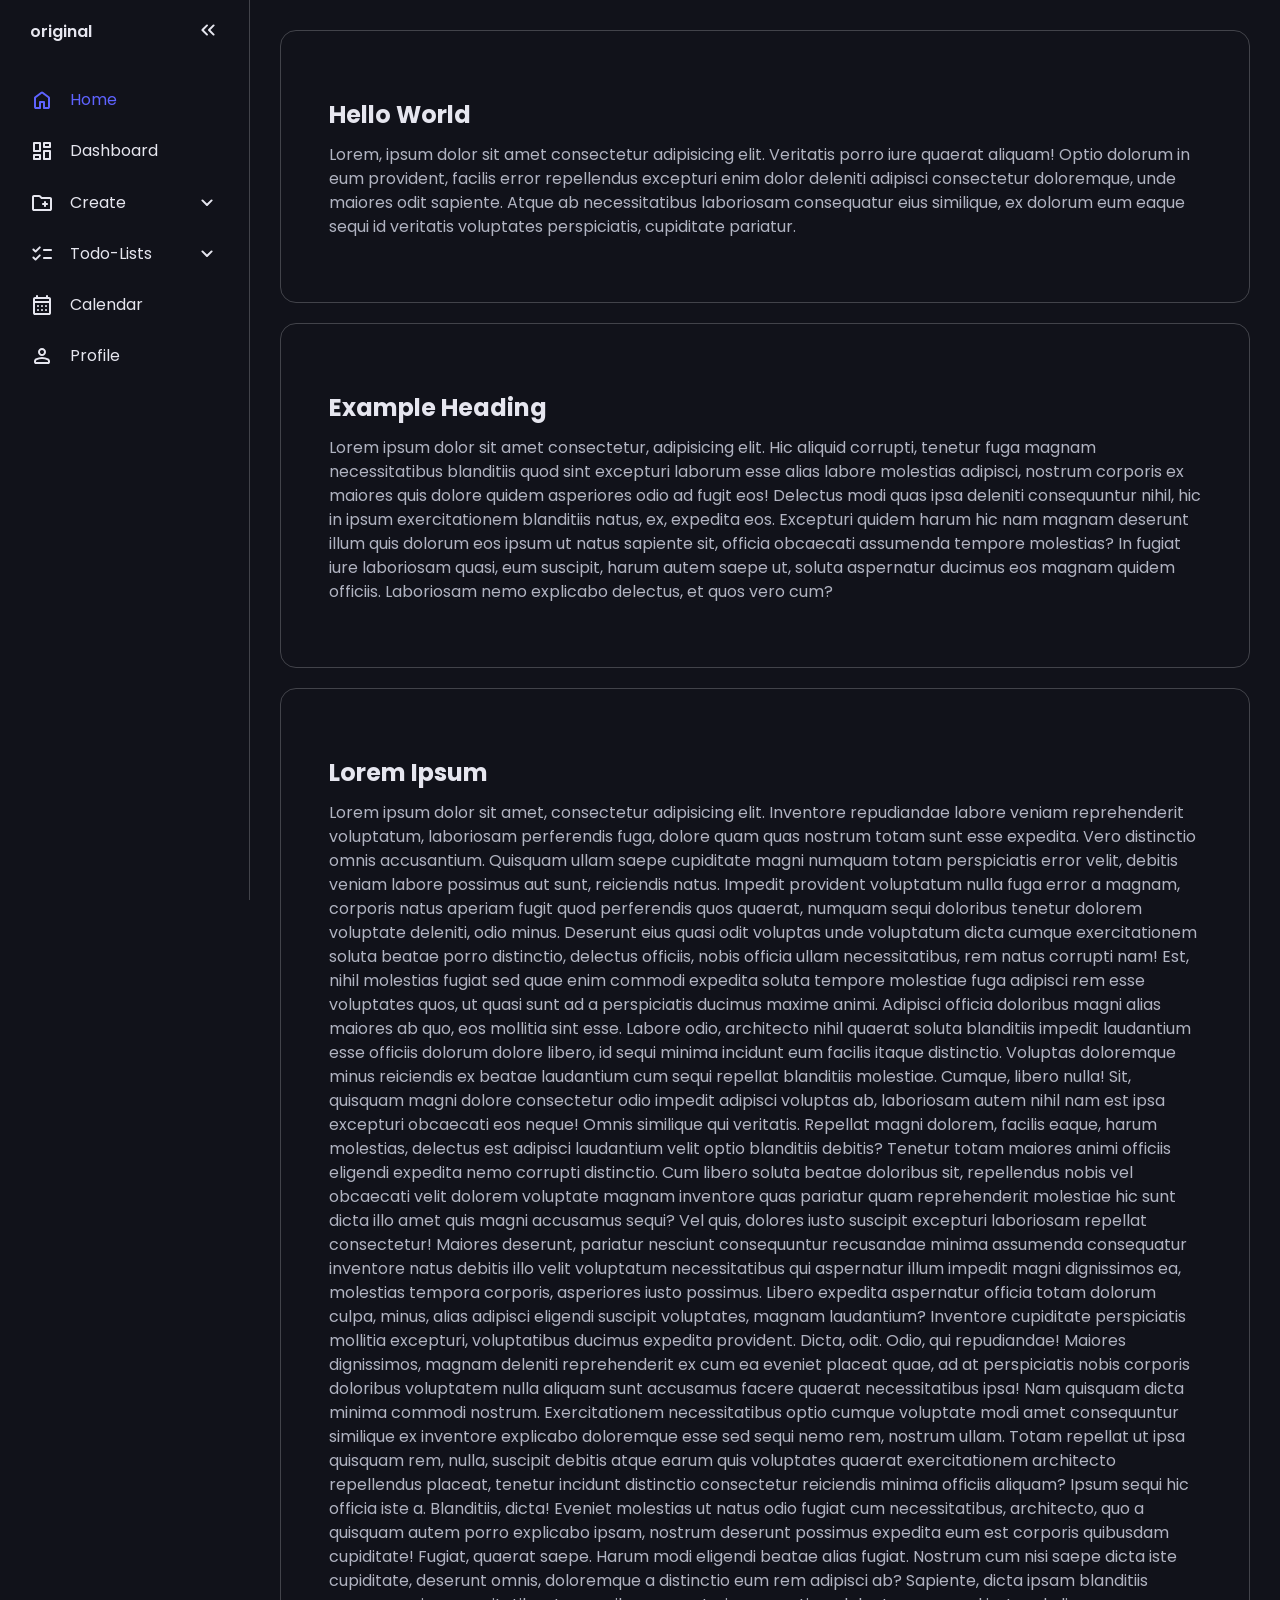
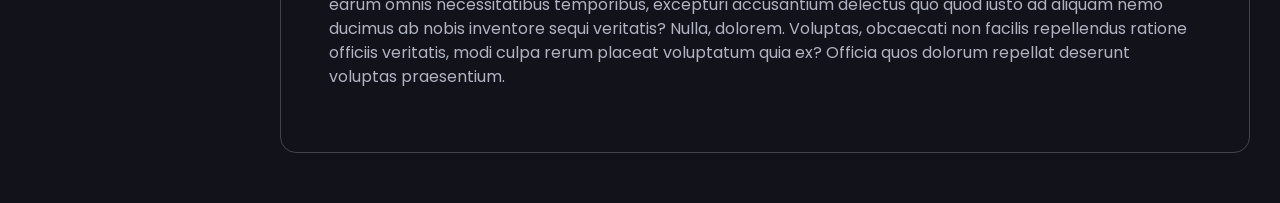
<file: Nav_Bar/sidebar-menu/index.html>
<!DOCTYPE html>
<html lang="en">
<head>
  <meta charset="UTF-8">
  <meta name="viewport" content="width=device-width, initial-scale=1.0">
  <title>Home</title>
  <link rel="stylesheet" href="style.css">
  <script type="text/javascript" src="app.js" defer></script>
</head>
<body>
  <nav id="sidebar">
    <ul>
      <li>
        <span class="logo">original</span>
        <button onclick=toggleSidebar() id="toggle-btn">
          <svg xmlns="http://www.w3.org/2000/svg" height="24px" viewBox="0 -960 960 960" width="24px" fill="#e8eaed"><path d="m313-480 155 156q11 11 11.5 27.5T468-268q-11 11-28 11t-28-11L228-452q-6-6-8.5-13t-2.5-15q0-8 2.5-15t8.5-13l184-184q11-11 27.5-11.5T468-692q11 11 11 28t-11 28L313-480Zm264 0 155 156q11 11 11.5 27.5T732-268q-11 11-28 11t-28-11L492-452q-6-6-8.5-13t-2.5-15q0-8 2.5-15t8.5-13l184-184q11-11 27.5-11.5T732-692q11 11 11 28t-11 28L577-480Z"/></svg>
        </button>
      </li>
      <li class="active">
        <a href="index.html">
          <svg xmlns="http://www.w3.org/2000/svg" height="24px" viewBox="0 -960 960 960" width="24px" fill="#e8eaed"><path d="M240-200h120v-200q0-17 11.5-28.5T400-440h160q17 0 28.5 11.5T600-400v200h120v-360L480-740 240-560v360Zm-80 0v-360q0-19 8.5-36t23.5-28l240-180q21-16 48-16t48 16l240 180q15 11 23.5 28t8.5 36v360q0 33-23.5 56.5T720-120H560q-17 0-28.5-11.5T520-160v-200h-80v200q0 17-11.5 28.5T400-120H240q-33 0-56.5-23.5T160-200Zm320-270Z"/></svg>
          <span>Home</span>
        </a>
      </li>
      <li>
        <a href="dashboard.html">
          <svg xmlns="http://www.w3.org/2000/svg" height="24px" viewBox="0 -960 960 960" width="24px" fill="#e8eaed"><path d="M520-640v-160q0-17 11.5-28.5T560-840h240q17 0 28.5 11.5T840-800v160q0 17-11.5 28.5T800-600H560q-17 0-28.5-11.5T520-640ZM120-480v-320q0-17 11.5-28.5T160-840h240q17 0 28.5 11.5T440-800v320q0 17-11.5 28.5T400-440H160q-17 0-28.5-11.5T120-480Zm400 320v-320q0-17 11.5-28.5T560-520h240q17 0 28.5 11.5T840-480v320q0 17-11.5 28.5T800-120H560q-17 0-28.5-11.5T520-160Zm-400 0v-160q0-17 11.5-28.5T160-360h240q17 0 28.5 11.5T440-320v160q0 17-11.5 28.5T400-120H160q-17 0-28.5-11.5T120-160Zm80-360h160v-240H200v240Zm400 320h160v-240H600v240Zm0-480h160v-80H600v80ZM200-200h160v-80H200v80Zm160-320Zm240-160Zm0 240ZM360-280Z"/></svg>
          <span>Dashboard</span>
        </a>
      </li>
      <li>
        <button onclick=toggleSubMenu(this) class="dropdown-btn">
          <svg xmlns="http://www.w3.org/2000/svg" height="24px" viewBox="0 -960 960 960" width="24px" fill="#e8eaed"><path d="M160-160q-33 0-56.5-23.5T80-240v-480q0-33 23.5-56.5T160-800h207q16 0 30.5 6t25.5 17l57 57h320q33 0 56.5 23.5T880-640v400q0 33-23.5 56.5T800-160H160Zm0-80h640v-400H447l-80-80H160v480Zm0 0v-480 480Zm400-160v40q0 17 11.5 28.5T600-320q17 0 28.5-11.5T640-360v-40h40q17 0 28.5-11.5T720-440q0-17-11.5-28.5T680-480h-40v-40q0-17-11.5-28.5T600-560q-17 0-28.5 11.5T560-520v40h-40q-17 0-28.5 11.5T480-440q0 17 11.5 28.5T520-400h40Z"/></svg>
          <span>Create</span>
          <svg xmlns="http://www.w3.org/2000/svg" height="24px" viewBox="0 -960 960 960" width="24px" fill="#e8eaed"><path d="M480-361q-8 0-15-2.5t-13-8.5L268-556q-11-11-11-28t11-28q11-11 28-11t28 11l156 156 156-156q11-11 28-11t28 11q11 11 11 28t-11 28L508-372q-6 6-13 8.5t-15 2.5Z"/></svg>
        </button>
        <ul class="sub-menu">
          <div>
            <li><a href="#">Folder</a></li>
            <li><a href="#">Document</a></li>
            <li><a href="#">Project</a></li>
          </div>
        </ul>
      </li>
      <li>
        <button onclick=toggleSubMenu(this) class="dropdown-btn">
          <svg xmlns="http://www.w3.org/2000/svg" height="24px" viewBox="0 -960 960 960" width="24px" fill="#e8eaed"><path d="m221-313 142-142q12-12 28-11.5t28 12.5q11 12 11 28t-11 28L250-228q-12 12-28 12t-28-12l-86-86q-11-11-11-28t11-28q11-11 28-11t28 11l57 57Zm0-320 142-142q12-12 28-11.5t28 12.5q11 12 11 28t-11 28L250-548q-12 12-28 12t-28-12l-86-86q-11-11-11-28t11-28q11-11 28-11t28 11l57 57Zm339 353q-17 0-28.5-11.5T520-320q0-17 11.5-28.5T560-360h280q17 0 28.5 11.5T880-320q0 17-11.5 28.5T840-280H560Zm0-320q-17 0-28.5-11.5T520-640q0-17 11.5-28.5T560-680h280q17 0 28.5 11.5T880-640q0 17-11.5 28.5T840-600H560Z"/></svg>
          <span>Todo-Lists</span>
          <svg xmlns="http://www.w3.org/2000/svg" height="24px" viewBox="0 -960 960 960" width="24px" fill="#e8eaed"><path d="M480-361q-8 0-15-2.5t-13-8.5L268-556q-11-11-11-28t11-28q11-11 28-11t28 11l156 156 156-156q11-11 28-11t28 11q11 11 11 28t-11 28L508-372q-6 6-13 8.5t-15 2.5Z"/></svg>
        </button>
        <ul class="sub-menu">
          <div>
            <li><a href="#">Work</a></li>
            <li><a href="#">Private</a></li>
            <li><a href="#">Coding</a></li>
            <li><a href="#">Gardening</a></li>
            <li><a href="#">School</a></li>
          </div>
        </ul>
      </li>
      <li>
        <a href="calendar.html">
          <svg xmlns="http://www.w3.org/2000/svg" height="24px" viewBox="0 -960 960 960" width="24px" fill="#e8eaed"><path d="M200-80q-33 0-56.5-23.5T120-160v-560q0-33 23.5-56.5T200-800h40v-40q0-17 11.5-28.5T280-880q17 0 28.5 11.5T320-840v40h320v-40q0-17 11.5-28.5T680-880q17 0 28.5 11.5T720-840v40h40q33 0 56.5 23.5T840-720v560q0 33-23.5 56.5T760-80H200Zm0-80h560v-400H200v400Zm0-480h560v-80H200v80Zm0 0v-80 80Zm280 240q-17 0-28.5-11.5T440-440q0-17 11.5-28.5T480-480q17 0 28.5 11.5T520-440q0 17-11.5 28.5T480-400Zm-160 0q-17 0-28.5-11.5T280-440q0-17 11.5-28.5T320-480q17 0 28.5 11.5T360-440q0 17-11.5 28.5T320-400Zm320 0q-17 0-28.5-11.5T600-440q0-17 11.5-28.5T640-480q17 0 28.5 11.5T680-440q0 17-11.5 28.5T640-400ZM480-240q-17 0-28.5-11.5T440-280q0-17 11.5-28.5T480-320q17 0 28.5 11.5T520-280q0 17-11.5 28.5T480-240Zm-160 0q-17 0-28.5-11.5T280-280q0-17 11.5-28.5T320-320q17 0 28.5 11.5T360-280q0 17-11.5 28.5T320-240Zm320 0q-17 0-28.5-11.5T600-280q0-17 11.5-28.5T640-320q17 0 28.5 11.5T680-280q0 17-11.5 28.5T640-240Z"/></svg>
          <span>Calendar</span>
        </a>
      </li>
      <li>
        <a href="profile.html">
          <svg xmlns="http://www.w3.org/2000/svg" height="24px" viewBox="0 -960 960 960" width="24px" fill="#e8eaed"><path d="M480-480q-66 0-113-47t-47-113q0-66 47-113t113-47q66 0 113 47t47 113q0 66-47 113t-113 47ZM160-240v-32q0-34 17.5-62.5T224-378q62-31 126-46.5T480-440q66 0 130 15.5T736-378q29 15 46.5 43.5T800-272v32q0 33-23.5 56.5T720-160H240q-33 0-56.5-23.5T160-240Zm80 0h480v-32q0-11-5.5-20T700-306q-54-27-109-40.5T480-360q-56 0-111 13.5T260-306q-9 5-14.5 14t-5.5 20v32Zm240-320q33 0 56.5-23.5T560-640q0-33-23.5-56.5T480-720q-33 0-56.5 23.5T400-640q0 33 23.5 56.5T480-560Zm0-80Zm0 400Z"/></svg>
          <span>Profile</span>
        </a>
      </li>
    </ul>
  </nav>
  <main>
    <div class="container">
      <h2>Hello World</h2>
      <p>Lorem, ipsum dolor sit amet consectetur adipisicing elit. Veritatis porro iure quaerat aliquam! Optio dolorum in eum provident, facilis error repellendus excepturi enim dolor deleniti adipisci consectetur doloremque, unde maiores odit sapiente. Atque ab necessitatibus laboriosam consequatur eius similique, ex dolorum eum eaque sequi id veritatis voluptates perspiciatis, cupiditate pariatur.</p>
    </div>
    <div class="container">
      <h2>Example Heading</h2>
      <p>Lorem ipsum dolor sit amet consectetur, adipisicing elit. Hic aliquid corrupti, tenetur fuga magnam necessitatibus blanditiis quod sint excepturi laborum esse alias labore molestias adipisci, nostrum corporis ex maiores quis dolore quidem asperiores odio ad fugit eos! Delectus modi quas ipsa deleniti consequuntur nihil, hic in ipsum exercitationem blanditiis natus, ex, expedita eos. Excepturi quidem harum hic nam magnam deserunt illum quis dolorum eos ipsum ut natus sapiente sit, officia obcaecati assumenda tempore molestias? In fugiat iure laboriosam quasi, eum suscipit, harum autem saepe ut, soluta aspernatur ducimus eos magnam quidem officiis. Laboriosam nemo explicabo delectus, et quos vero cum?</p>
    </div>
    <div class="container">
      <h2>Lorem Ipsum</h2>
      <p>Lorem ipsum dolor sit amet, consectetur adipisicing elit. Inventore repudiandae labore veniam reprehenderit voluptatum, laboriosam perferendis fuga, dolore quam quas nostrum totam sunt esse expedita. Vero distinctio omnis accusantium. Quisquam ullam saepe cupiditate magni numquam totam perspiciatis error velit, debitis veniam labore possimus aut sunt, reiciendis natus. Impedit provident voluptatum nulla fuga error a magnam, corporis natus aperiam fugit quod perferendis quos quaerat, numquam sequi doloribus tenetur dolorem voluptate deleniti, odio minus. Deserunt eius quasi odit voluptas unde voluptatum dicta cumque exercitationem soluta beatae porro distinctio, delectus officiis, nobis officia ullam necessitatibus, rem natus corrupti nam! Est, nihil molestias fugiat sed quae enim commodi expedita soluta tempore molestiae fuga adipisci rem esse voluptates quos, ut quasi sunt ad a perspiciatis ducimus maxime animi. Adipisci officia doloribus magni alias maiores ab quo, eos mollitia sint esse. Labore odio, architecto nihil quaerat soluta blanditiis impedit laudantium esse officiis dolorum dolore libero, id sequi minima incidunt eum facilis itaque distinctio. Voluptas doloremque minus reiciendis ex beatae laudantium cum sequi repellat blanditiis molestiae. Cumque, libero nulla! Sit, quisquam magni dolore consectetur odio impedit adipisci voluptas ab, laboriosam autem nihil nam est ipsa excepturi obcaecati eos neque! Omnis similique qui veritatis. Repellat magni dolorem, facilis eaque, harum molestias, delectus est adipisci laudantium velit optio blanditiis debitis? Tenetur totam maiores animi officiis eligendi expedita nemo corrupti distinctio. Cum libero soluta beatae doloribus sit, repellendus nobis vel obcaecati velit dolorem voluptate magnam inventore quas pariatur quam reprehenderit molestiae hic sunt dicta illo amet quis magni accusamus sequi? Vel quis, dolores iusto suscipit excepturi laboriosam repellat consectetur! Maiores deserunt, pariatur nesciunt consequuntur recusandae minima assumenda consequatur inventore natus debitis illo velit voluptatum necessitatibus qui aspernatur illum impedit magni dignissimos ea, molestias tempora corporis, asperiores iusto possimus. Libero expedita aspernatur officia totam dolorum culpa, minus, alias adipisci eligendi suscipit voluptates, magnam laudantium? Inventore cupiditate perspiciatis mollitia excepturi, voluptatibus ducimus expedita provident. Dicta, odit. Odio, qui repudiandae! Maiores dignissimos, magnam deleniti reprehenderit ex cum ea eveniet placeat quae, ad at perspiciatis nobis corporis doloribus voluptatem nulla aliquam sunt accusamus facere quaerat necessitatibus ipsa! Nam quisquam dicta minima commodi nostrum. Exercitationem necessitatibus optio cumque voluptate modi amet consequuntur similique ex inventore explicabo doloremque esse sed sequi nemo rem, nostrum ullam. Totam repellat ut ipsa quisquam rem, nulla, suscipit debitis atque earum quis voluptates quaerat exercitationem architecto repellendus placeat, tenetur incidunt distinctio consectetur reiciendis minima officiis aliquam? Ipsum sequi hic officia iste a. Blanditiis, dicta! Eveniet molestias ut natus odio fugiat cum necessitatibus, architecto, quo a quisquam autem porro explicabo ipsam, nostrum deserunt possimus expedita eum est corporis quibusdam cupiditate! Fugiat, quaerat saepe. Harum modi eligendi beatae alias fugiat. Nostrum cum nisi saepe dicta iste cupiditate, deserunt omnis, doloremque a distinctio eum rem adipisci ab? Sapiente, dicta ipsam blanditiis earum omnis necessitatibus temporibus, excepturi accusantium delectus quo quod iusto ad aliquam nemo ducimus ab nobis inventore sequi veritatis? Nulla, dolorem. Voluptas, obcaecati non facilis repellendus ratione officiis veritatis, modi culpa rerum placeat voluptatum quia ex? Officia quos dolorum repellat deserunt voluptas praesentium.</p>
    </div>
  </main>
</body>
</html>
</file>
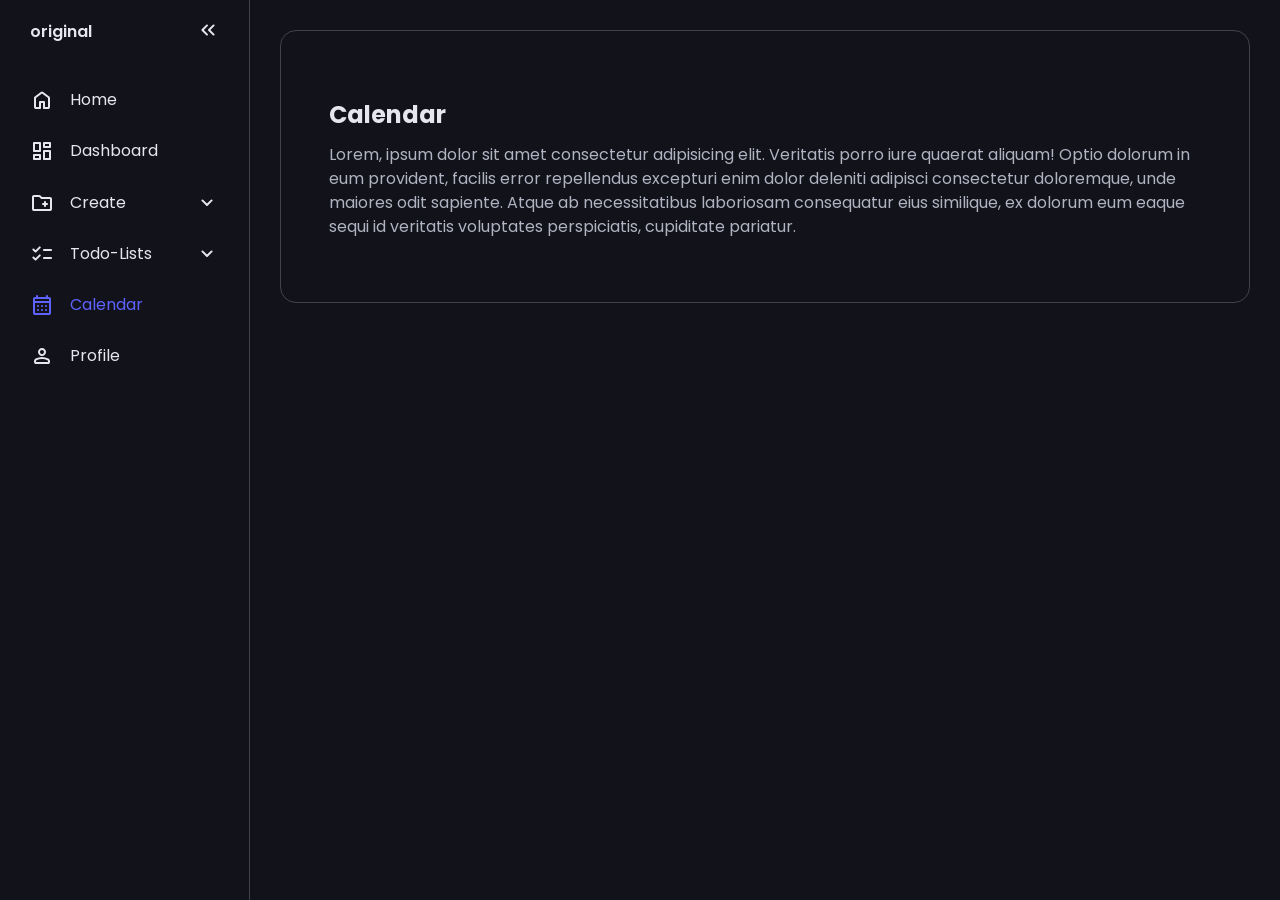
<file: Nav_Bar/sidebar-menu/calendar.html>
<!DOCTYPE html>
<html lang="en">
<head>
  <meta charset="UTF-8">
  <meta name="viewport" content="width=device-width, initial-scale=1.0">
  <title>Calendar</title>
  <link rel="stylesheet" href="style.css">
  <script type="text/javascript" src="app.js" defer></script>
</head>
<body>
  <nav id="sidebar">
    <ul>
      <li>
        <span class="logo">original</span>
        <button onclick=toggleSidebar() id="toggle-btn">
          <svg xmlns="http://www.w3.org/2000/svg" height="24px" viewBox="0 -960 960 960" width="24px" fill="#e8eaed"><path d="m313-480 155 156q11 11 11.5 27.5T468-268q-11 11-28 11t-28-11L228-452q-6-6-8.5-13t-2.5-15q0-8 2.5-15t8.5-13l184-184q11-11 27.5-11.5T468-692q11 11 11 28t-11 28L313-480Zm264 0 155 156q11 11 11.5 27.5T732-268q-11 11-28 11t-28-11L492-452q-6-6-8.5-13t-2.5-15q0-8 2.5-15t8.5-13l184-184q11-11 27.5-11.5T732-692q11 11 11 28t-11 28L577-480Z"/></svg>
        </button>
      </li>
      <li>
        <a href="index.html">
          <svg xmlns="http://www.w3.org/2000/svg" height="24px" viewBox="0 -960 960 960" width="24px" fill="#e8eaed"><path d="M240-200h120v-200q0-17 11.5-28.5T400-440h160q17 0 28.5 11.5T600-400v200h120v-360L480-740 240-560v360Zm-80 0v-360q0-19 8.5-36t23.5-28l240-180q21-16 48-16t48 16l240 180q15 11 23.5 28t8.5 36v360q0 33-23.5 56.5T720-120H560q-17 0-28.5-11.5T520-160v-200h-80v200q0 17-11.5 28.5T400-120H240q-33 0-56.5-23.5T160-200Zm320-270Z"/></svg>
          <span>Home</span>
        </a>
      </li>
      <li>
        <a href="dashboard.html">
          <svg xmlns="http://www.w3.org/2000/svg" height="24px" viewBox="0 -960 960 960" width="24px" fill="#e8eaed"><path d="M520-640v-160q0-17 11.5-28.5T560-840h240q17 0 28.5 11.5T840-800v160q0 17-11.5 28.5T800-600H560q-17 0-28.5-11.5T520-640ZM120-480v-320q0-17 11.5-28.5T160-840h240q17 0 28.5 11.5T440-800v320q0 17-11.5 28.5T400-440H160q-17 0-28.5-11.5T120-480Zm400 320v-320q0-17 11.5-28.5T560-520h240q17 0 28.5 11.5T840-480v320q0 17-11.5 28.5T800-120H560q-17 0-28.5-11.5T520-160Zm-400 0v-160q0-17 11.5-28.5T160-360h240q17 0 28.5 11.5T440-320v160q0 17-11.5 28.5T400-120H160q-17 0-28.5-11.5T120-160Zm80-360h160v-240H200v240Zm400 320h160v-240H600v240Zm0-480h160v-80H600v80ZM200-200h160v-80H200v80Zm160-320Zm240-160Zm0 240ZM360-280Z"/></svg>
          <span>Dashboard</span>
        </a>
      </li>
      <li>
        <button onclick=toggleSubMenu(this) class="dropdown-btn">
          <svg xmlns="http://www.w3.org/2000/svg" height="24px" viewBox="0 -960 960 960" width="24px" fill="#e8eaed"><path d="M160-160q-33 0-56.5-23.5T80-240v-480q0-33 23.5-56.5T160-800h207q16 0 30.5 6t25.5 17l57 57h320q33 0 56.5 23.5T880-640v400q0 33-23.5 56.5T800-160H160Zm0-80h640v-400H447l-80-80H160v480Zm0 0v-480 480Zm400-160v40q0 17 11.5 28.5T600-320q17 0 28.5-11.5T640-360v-40h40q17 0 28.5-11.5T720-440q0-17-11.5-28.5T680-480h-40v-40q0-17-11.5-28.5T600-560q-17 0-28.5 11.5T560-520v40h-40q-17 0-28.5 11.5T480-440q0 17 11.5 28.5T520-400h40Z"/></svg>
          <span>Create</span>
          <svg xmlns="http://www.w3.org/2000/svg" height="24px" viewBox="0 -960 960 960" width="24px" fill="#e8eaed"><path d="M480-361q-8 0-15-2.5t-13-8.5L268-556q-11-11-11-28t11-28q11-11 28-11t28 11l156 156 156-156q11-11 28-11t28 11q11 11 11 28t-11 28L508-372q-6 6-13 8.5t-15 2.5Z"/></svg>
        </button>
        <ul class="sub-menu">
          <div>
            <li><a href="#">Folder</a></li>
            <li><a href="#">Document</a></li>
            <li><a href="#">Project</a></li>
          </div>
        </ul>
      </li>
      <li>
        <button onclick=toggleSubMenu(this) class="dropdown-btn">
          <svg xmlns="http://www.w3.org/2000/svg" height="24px" viewBox="0 -960 960 960" width="24px" fill="#e8eaed"><path d="m221-313 142-142q12-12 28-11.5t28 12.5q11 12 11 28t-11 28L250-228q-12 12-28 12t-28-12l-86-86q-11-11-11-28t11-28q11-11 28-11t28 11l57 57Zm0-320 142-142q12-12 28-11.5t28 12.5q11 12 11 28t-11 28L250-548q-12 12-28 12t-28-12l-86-86q-11-11-11-28t11-28q11-11 28-11t28 11l57 57Zm339 353q-17 0-28.5-11.5T520-320q0-17 11.5-28.5T560-360h280q17 0 28.5 11.5T880-320q0 17-11.5 28.5T840-280H560Zm0-320q-17 0-28.5-11.5T520-640q0-17 11.5-28.5T560-680h280q17 0 28.5 11.5T880-640q0 17-11.5 28.5T840-600H560Z"/></svg>
          <span>Todo-Lists</span>
          <svg xmlns="http://www.w3.org/2000/svg" height="24px" viewBox="0 -960 960 960" width="24px" fill="#e8eaed"><path d="M480-361q-8 0-15-2.5t-13-8.5L268-556q-11-11-11-28t11-28q11-11 28-11t28 11l156 156 156-156q11-11 28-11t28 11q11 11 11 28t-11 28L508-372q-6 6-13 8.5t-15 2.5Z"/></svg>
        </button>
        <ul class="sub-menu">
          <div>
            <li><a href="#">Work</a></li>
            <li><a href="#">Private</a></li>
            <li><a href="#">Coding</a></li>
            <li><a href="#">Gardening</a></li>
            <li><a href="#">School</a></li>
          </div>
        </ul>
      </li>
      <li class="active">
        <a href="calendar.html">
          <svg xmlns="http://www.w3.org/2000/svg" height="24px" viewBox="0 -960 960 960" width="24px" fill="#e8eaed"><path d="M200-80q-33 0-56.5-23.5T120-160v-560q0-33 23.5-56.5T200-800h40v-40q0-17 11.5-28.5T280-880q17 0 28.5 11.5T320-840v40h320v-40q0-17 11.5-28.5T680-880q17 0 28.5 11.5T720-840v40h40q33 0 56.5 23.5T840-720v560q0 33-23.5 56.5T760-80H200Zm0-80h560v-400H200v400Zm0-480h560v-80H200v80Zm0 0v-80 80Zm280 240q-17 0-28.5-11.5T440-440q0-17 11.5-28.5T480-480q17 0 28.5 11.5T520-440q0 17-11.5 28.5T480-400Zm-160 0q-17 0-28.5-11.5T280-440q0-17 11.5-28.5T320-480q17 0 28.5 11.5T360-440q0 17-11.5 28.5T320-400Zm320 0q-17 0-28.5-11.5T600-440q0-17 11.5-28.5T640-480q17 0 28.5 11.5T680-440q0 17-11.5 28.5T640-400ZM480-240q-17 0-28.5-11.5T440-280q0-17 11.5-28.5T480-320q17 0 28.5 11.5T520-280q0 17-11.5 28.5T480-240Zm-160 0q-17 0-28.5-11.5T280-280q0-17 11.5-28.5T320-320q17 0 28.5 11.5T360-280q0 17-11.5 28.5T320-240Zm320 0q-17 0-28.5-11.5T600-280q0-17 11.5-28.5T640-320q17 0 28.5 11.5T680-280q0 17-11.5 28.5T640-240Z"/></svg>
          <span>Calendar</span>
        </a>
      </li>
      <li>
        <a href="profile.html">
          <svg xmlns="http://www.w3.org/2000/svg" height="24px" viewBox="0 -960 960 960" width="24px" fill="#e8eaed"><path d="M480-480q-66 0-113-47t-47-113q0-66 47-113t113-47q66 0 113 47t47 113q0 66-47 113t-113 47ZM160-240v-32q0-34 17.5-62.5T224-378q62-31 126-46.5T480-440q66 0 130 15.5T736-378q29 15 46.5 43.5T800-272v32q0 33-23.5 56.5T720-160H240q-33 0-56.5-23.5T160-240Zm80 0h480v-32q0-11-5.5-20T700-306q-54-27-109-40.5T480-360q-56 0-111 13.5T260-306q-9 5-14.5 14t-5.5 20v32Zm240-320q33 0 56.5-23.5T560-640q0-33-23.5-56.5T480-720q-33 0-56.5 23.5T400-640q0 33 23.5 56.5T480-560Zm0-80Zm0 400Z"/></svg>
          <span>Profile</span>
        </a>
      </li>
    </ul>
  </nav>
  <main>
    <div class="container">
      <h2>Calendar</h2>
      <p>Lorem, ipsum dolor sit amet consectetur adipisicing elit. Veritatis porro iure quaerat aliquam! Optio dolorum in eum provident, facilis error repellendus excepturi enim dolor deleniti adipisci consectetur doloremque, unde maiores odit sapiente. Atque ab necessitatibus laboriosam consequatur eius similique, ex dolorum eum eaque sequi id veritatis voluptates perspiciatis, cupiditate pariatur.</p>
    </div>
  </main>
</body>
</html>
</file>
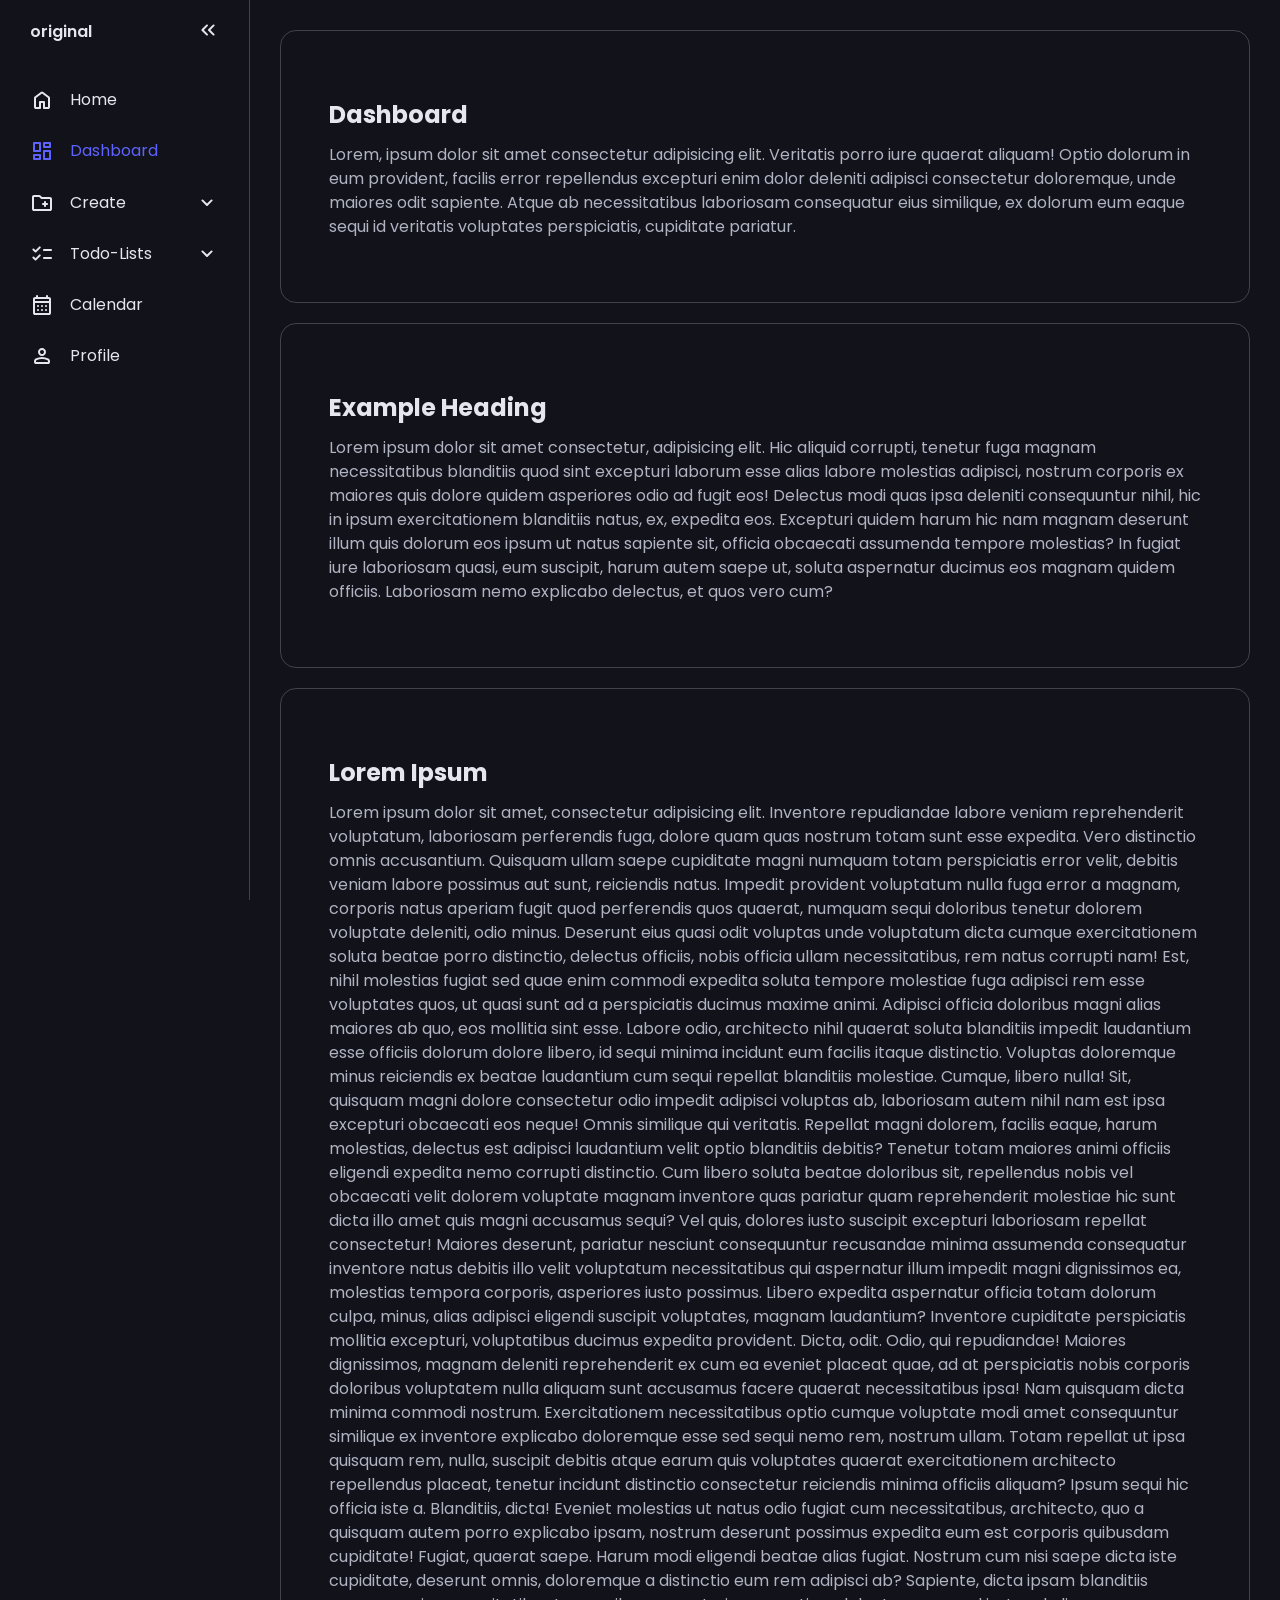
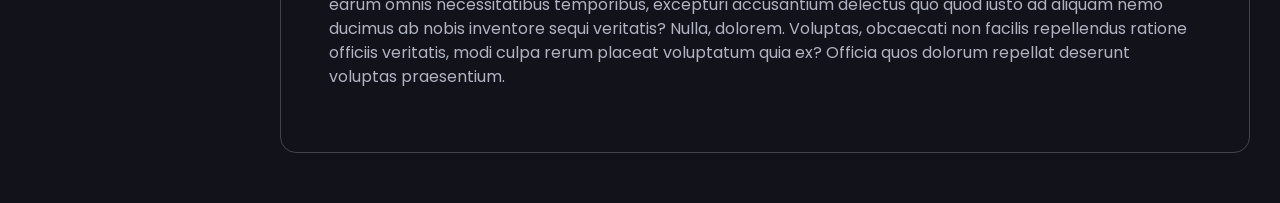
<file: Nav_Bar/sidebar-menu/dashboard.html>
<!DOCTYPE html>
<html lang="en">
<head>
  <meta charset="UTF-8">
  <meta name="viewport" content="width=device-width, initial-scale=1.0">
  <title>Dashboard</title>
  <link rel="stylesheet" href="style.css">
  <script type="text/javascript" src="app.js" defer></script>
</head>
<body>
  <nav id="sidebar">
    <ul>
      <li>
        <span class="logo">original</span>
        <button onclick=toggleSidebar() id="toggle-btn">
          <svg xmlns="http://www.w3.org/2000/svg" height="24px" viewBox="0 -960 960 960" width="24px" fill="#e8eaed"><path d="m313-480 155 156q11 11 11.5 27.5T468-268q-11 11-28 11t-28-11L228-452q-6-6-8.5-13t-2.5-15q0-8 2.5-15t8.5-13l184-184q11-11 27.5-11.5T468-692q11 11 11 28t-11 28L313-480Zm264 0 155 156q11 11 11.5 27.5T732-268q-11 11-28 11t-28-11L492-452q-6-6-8.5-13t-2.5-15q0-8 2.5-15t8.5-13l184-184q11-11 27.5-11.5T732-692q11 11 11 28t-11 28L577-480Z"/></svg>
        </button>
      </li>
      <li>
        <a href="index.html">
          <svg xmlns="http://www.w3.org/2000/svg" height="24px" viewBox="0 -960 960 960" width="24px" fill="#e8eaed"><path d="M240-200h120v-200q0-17 11.5-28.5T400-440h160q17 0 28.5 11.5T600-400v200h120v-360L480-740 240-560v360Zm-80 0v-360q0-19 8.5-36t23.5-28l240-180q21-16 48-16t48 16l240 180q15 11 23.5 28t8.5 36v360q0 33-23.5 56.5T720-120H560q-17 0-28.5-11.5T520-160v-200h-80v200q0 17-11.5 28.5T400-120H240q-33 0-56.5-23.5T160-200Zm320-270Z"/></svg>
          <span>Home</span>
        </a>
      </li>
      <li class="active">
        <a href="dashboard.html">
          <svg xmlns="http://www.w3.org/2000/svg" height="24px" viewBox="0 -960 960 960" width="24px" fill="#e8eaed"><path d="M520-640v-160q0-17 11.5-28.5T560-840h240q17 0 28.5 11.5T840-800v160q0 17-11.5 28.5T800-600H560q-17 0-28.5-11.5T520-640ZM120-480v-320q0-17 11.5-28.5T160-840h240q17 0 28.5 11.5T440-800v320q0 17-11.5 28.5T400-440H160q-17 0-28.5-11.5T120-480Zm400 320v-320q0-17 11.5-28.5T560-520h240q17 0 28.5 11.5T840-480v320q0 17-11.5 28.5T800-120H560q-17 0-28.5-11.5T520-160Zm-400 0v-160q0-17 11.5-28.5T160-360h240q17 0 28.5 11.5T440-320v160q0 17-11.5 28.5T400-120H160q-17 0-28.5-11.5T120-160Zm80-360h160v-240H200v240Zm400 320h160v-240H600v240Zm0-480h160v-80H600v80ZM200-200h160v-80H200v80Zm160-320Zm240-160Zm0 240ZM360-280Z"/></svg>
          <span>Dashboard</span>
        </a>
      </li>
      <li>
        <button onclick=toggleSubMenu(this) class="dropdown-btn">
          <svg xmlns="http://www.w3.org/2000/svg" height="24px" viewBox="0 -960 960 960" width="24px" fill="#e8eaed"><path d="M160-160q-33 0-56.5-23.5T80-240v-480q0-33 23.5-56.5T160-800h207q16 0 30.5 6t25.5 17l57 57h320q33 0 56.5 23.5T880-640v400q0 33-23.5 56.5T800-160H160Zm0-80h640v-400H447l-80-80H160v480Zm0 0v-480 480Zm400-160v40q0 17 11.5 28.5T600-320q17 0 28.5-11.5T640-360v-40h40q17 0 28.5-11.5T720-440q0-17-11.5-28.5T680-480h-40v-40q0-17-11.5-28.5T600-560q-17 0-28.5 11.5T560-520v40h-40q-17 0-28.5 11.5T480-440q0 17 11.5 28.5T520-400h40Z"/></svg>
          <span>Create</span>
          <svg xmlns="http://www.w3.org/2000/svg" height="24px" viewBox="0 -960 960 960" width="24px" fill="#e8eaed"><path d="M480-361q-8 0-15-2.5t-13-8.5L268-556q-11-11-11-28t11-28q11-11 28-11t28 11l156 156 156-156q11-11 28-11t28 11q11 11 11 28t-11 28L508-372q-6 6-13 8.5t-15 2.5Z"/></svg>
        </button>
        <ul class="sub-menu">
          <div>
            <li><a href="#">Folder</a></li>
            <li><a href="#">Document</a></li>
            <li><a href="#">Project</a></li>
          </div>
        </ul>
      </li>
      <li>
        <button onclick=toggleSubMenu(this) class="dropdown-btn">
          <svg xmlns="http://www.w3.org/2000/svg" height="24px" viewBox="0 -960 960 960" width="24px" fill="#e8eaed"><path d="m221-313 142-142q12-12 28-11.5t28 12.5q11 12 11 28t-11 28L250-228q-12 12-28 12t-28-12l-86-86q-11-11-11-28t11-28q11-11 28-11t28 11l57 57Zm0-320 142-142q12-12 28-11.5t28 12.5q11 12 11 28t-11 28L250-548q-12 12-28 12t-28-12l-86-86q-11-11-11-28t11-28q11-11 28-11t28 11l57 57Zm339 353q-17 0-28.5-11.5T520-320q0-17 11.5-28.5T560-360h280q17 0 28.5 11.5T880-320q0 17-11.5 28.5T840-280H560Zm0-320q-17 0-28.5-11.5T520-640q0-17 11.5-28.5T560-680h280q17 0 28.5 11.5T880-640q0 17-11.5 28.5T840-600H560Z"/></svg>
          <span>Todo-Lists</span>
          <svg xmlns="http://www.w3.org/2000/svg" height="24px" viewBox="0 -960 960 960" width="24px" fill="#e8eaed"><path d="M480-361q-8 0-15-2.5t-13-8.5L268-556q-11-11-11-28t11-28q11-11 28-11t28 11l156 156 156-156q11-11 28-11t28 11q11 11 11 28t-11 28L508-372q-6 6-13 8.5t-15 2.5Z"/></svg>
        </button>
        <ul class="sub-menu">
          <div>
            <li><a href="#">Work</a></li>
            <li><a href="#">Private</a></li>
            <li><a href="#">Coding</a></li>
            <li><a href="#">Gardening</a></li>
            <li><a href="#">School</a></li>
          </div>
        </ul>
      </li>
      <li>
        <a href="calendar.html">
          <svg xmlns="http://www.w3.org/2000/svg" height="24px" viewBox="0 -960 960 960" width="24px" fill="#e8eaed"><path d="M200-80q-33 0-56.5-23.5T120-160v-560q0-33 23.5-56.5T200-800h40v-40q0-17 11.5-28.5T280-880q17 0 28.5 11.5T320-840v40h320v-40q0-17 11.5-28.5T680-880q17 0 28.5 11.5T720-840v40h40q33 0 56.5 23.5T840-720v560q0 33-23.5 56.5T760-80H200Zm0-80h560v-400H200v400Zm0-480h560v-80H200v80Zm0 0v-80 80Zm280 240q-17 0-28.5-11.5T440-440q0-17 11.5-28.5T480-480q17 0 28.5 11.5T520-440q0 17-11.5 28.5T480-400Zm-160 0q-17 0-28.5-11.5T280-440q0-17 11.5-28.5T320-480q17 0 28.5 11.5T360-440q0 17-11.5 28.5T320-400Zm320 0q-17 0-28.5-11.5T600-440q0-17 11.5-28.5T640-480q17 0 28.5 11.5T680-440q0 17-11.5 28.5T640-400ZM480-240q-17 0-28.5-11.5T440-280q0-17 11.5-28.5T480-320q17 0 28.5 11.5T520-280q0 17-11.5 28.5T480-240Zm-160 0q-17 0-28.5-11.5T280-280q0-17 11.5-28.5T320-320q17 0 28.5 11.5T360-280q0 17-11.5 28.5T320-240Zm320 0q-17 0-28.5-11.5T600-280q0-17 11.5-28.5T640-320q17 0 28.5 11.5T680-280q0 17-11.5 28.5T640-240Z"/></svg>
          <span>Calendar</span>
        </a>
      </li>
      <li>
        <a href="profile.html">
          <svg xmlns="http://www.w3.org/2000/svg" height="24px" viewBox="0 -960 960 960" width="24px" fill="#e8eaed"><path d="M480-480q-66 0-113-47t-47-113q0-66 47-113t113-47q66 0 113 47t47 113q0 66-47 113t-113 47ZM160-240v-32q0-34 17.5-62.5T224-378q62-31 126-46.5T480-440q66 0 130 15.5T736-378q29 15 46.5 43.5T800-272v32q0 33-23.5 56.5T720-160H240q-33 0-56.5-23.5T160-240Zm80 0h480v-32q0-11-5.5-20T700-306q-54-27-109-40.5T480-360q-56 0-111 13.5T260-306q-9 5-14.5 14t-5.5 20v32Zm240-320q33 0 56.5-23.5T560-640q0-33-23.5-56.5T480-720q-33 0-56.5 23.5T400-640q0 33 23.5 56.5T480-560Zm0-80Zm0 400Z"/></svg>
          <span>Profile</span>
        </a>
      </li>
    </ul>
  </nav>
  <main>
    <div class="container">
      <h2>Dashboard</h2>
      <p>Lorem, ipsum dolor sit amet consectetur adipisicing elit. Veritatis porro iure quaerat aliquam! Optio dolorum in eum provident, facilis error repellendus excepturi enim dolor deleniti adipisci consectetur doloremque, unde maiores odit sapiente. Atque ab necessitatibus laboriosam consequatur eius similique, ex dolorum eum eaque sequi id veritatis voluptates perspiciatis, cupiditate pariatur.</p>
    </div>
    <div class="container">
      <h2>Example Heading</h2>
      <p>Lorem ipsum dolor sit amet consectetur, adipisicing elit. Hic aliquid corrupti, tenetur fuga magnam necessitatibus blanditiis quod sint excepturi laborum esse alias labore molestias adipisci, nostrum corporis ex maiores quis dolore quidem asperiores odio ad fugit eos! Delectus modi quas ipsa deleniti consequuntur nihil, hic in ipsum exercitationem blanditiis natus, ex, expedita eos. Excepturi quidem harum hic nam magnam deserunt illum quis dolorum eos ipsum ut natus sapiente sit, officia obcaecati assumenda tempore molestias? In fugiat iure laboriosam quasi, eum suscipit, harum autem saepe ut, soluta aspernatur ducimus eos magnam quidem officiis. Laboriosam nemo explicabo delectus, et quos vero cum?</p>
    </div>
    <div class="container">
      <h2>Lorem Ipsum</h2>
      <p>Lorem ipsum dolor sit amet, consectetur adipisicing elit. Inventore repudiandae labore veniam reprehenderit voluptatum, laboriosam perferendis fuga, dolore quam quas nostrum totam sunt esse expedita. Vero distinctio omnis accusantium. Quisquam ullam saepe cupiditate magni numquam totam perspiciatis error velit, debitis veniam labore possimus aut sunt, reiciendis natus. Impedit provident voluptatum nulla fuga error a magnam, corporis natus aperiam fugit quod perferendis quos quaerat, numquam sequi doloribus tenetur dolorem voluptate deleniti, odio minus. Deserunt eius quasi odit voluptas unde voluptatum dicta cumque exercitationem soluta beatae porro distinctio, delectus officiis, nobis officia ullam necessitatibus, rem natus corrupti nam! Est, nihil molestias fugiat sed quae enim commodi expedita soluta tempore molestiae fuga adipisci rem esse voluptates quos, ut quasi sunt ad a perspiciatis ducimus maxime animi. Adipisci officia doloribus magni alias maiores ab quo, eos mollitia sint esse. Labore odio, architecto nihil quaerat soluta blanditiis impedit laudantium esse officiis dolorum dolore libero, id sequi minima incidunt eum facilis itaque distinctio. Voluptas doloremque minus reiciendis ex beatae laudantium cum sequi repellat blanditiis molestiae. Cumque, libero nulla! Sit, quisquam magni dolore consectetur odio impedit adipisci voluptas ab, laboriosam autem nihil nam est ipsa excepturi obcaecati eos neque! Omnis similique qui veritatis. Repellat magni dolorem, facilis eaque, harum molestias, delectus est adipisci laudantium velit optio blanditiis debitis? Tenetur totam maiores animi officiis eligendi expedita nemo corrupti distinctio. Cum libero soluta beatae doloribus sit, repellendus nobis vel obcaecati velit dolorem voluptate magnam inventore quas pariatur quam reprehenderit molestiae hic sunt dicta illo amet quis magni accusamus sequi? Vel quis, dolores iusto suscipit excepturi laboriosam repellat consectetur! Maiores deserunt, pariatur nesciunt consequuntur recusandae minima assumenda consequatur inventore natus debitis illo velit voluptatum necessitatibus qui aspernatur illum impedit magni dignissimos ea, molestias tempora corporis, asperiores iusto possimus. Libero expedita aspernatur officia totam dolorum culpa, minus, alias adipisci eligendi suscipit voluptates, magnam laudantium? Inventore cupiditate perspiciatis mollitia excepturi, voluptatibus ducimus expedita provident. Dicta, odit. Odio, qui repudiandae! Maiores dignissimos, magnam deleniti reprehenderit ex cum ea eveniet placeat quae, ad at perspiciatis nobis corporis doloribus voluptatem nulla aliquam sunt accusamus facere quaerat necessitatibus ipsa! Nam quisquam dicta minima commodi nostrum. Exercitationem necessitatibus optio cumque voluptate modi amet consequuntur similique ex inventore explicabo doloremque esse sed sequi nemo rem, nostrum ullam. Totam repellat ut ipsa quisquam rem, nulla, suscipit debitis atque earum quis voluptates quaerat exercitationem architecto repellendus placeat, tenetur incidunt distinctio consectetur reiciendis minima officiis aliquam? Ipsum sequi hic officia iste a. Blanditiis, dicta! Eveniet molestias ut natus odio fugiat cum necessitatibus, architecto, quo a quisquam autem porro explicabo ipsam, nostrum deserunt possimus expedita eum est corporis quibusdam cupiditate! Fugiat, quaerat saepe. Harum modi eligendi beatae alias fugiat. Nostrum cum nisi saepe dicta iste cupiditate, deserunt omnis, doloremque a distinctio eum rem adipisci ab? Sapiente, dicta ipsam blanditiis earum omnis necessitatibus temporibus, excepturi accusantium delectus quo quod iusto ad aliquam nemo ducimus ab nobis inventore sequi veritatis? Nulla, dolorem. Voluptas, obcaecati non facilis repellendus ratione officiis veritatis, modi culpa rerum placeat voluptatum quia ex? Officia quos dolorum repellat deserunt voluptas praesentium.</p>
    </div>
  </main>
</body>
</html>
</file>
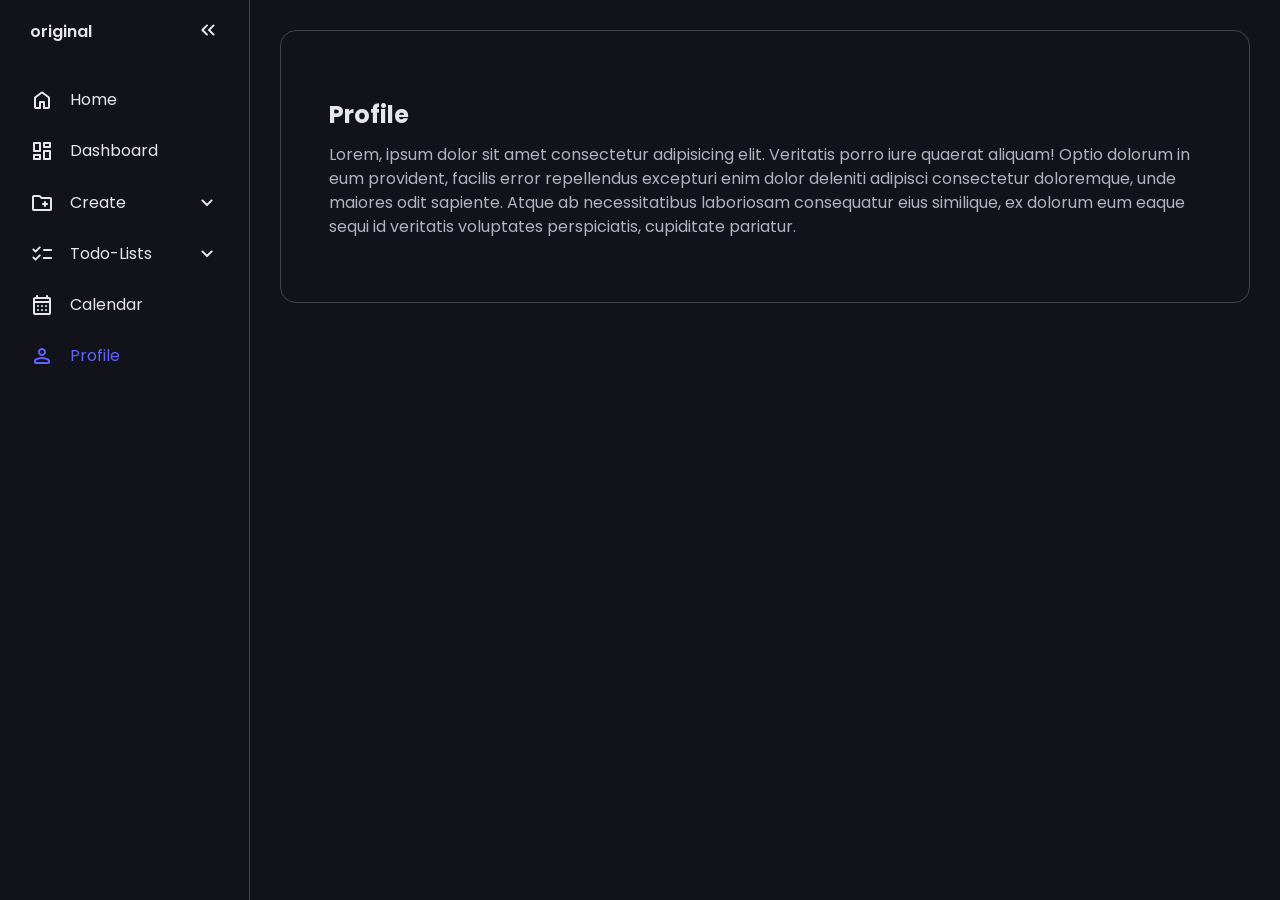
<file: Nav_Bar/sidebar-menu/profile.html>
<!DOCTYPE html>
<html lang="en">
<head>
  <meta charset="UTF-8">
  <meta name="viewport" content="width=device-width, initial-scale=1.0">
  <title>Profile</title>
  <link rel="stylesheet" href="style.css">
  <script type="text/javascript" src="app.js" defer></script>
</head>
<body>
  <nav id="sidebar">
    <ul>
      <li>
        <span class="logo">original</span>
        <button onclick=toggleSidebar() id="toggle-btn">
          <svg xmlns="http://www.w3.org/2000/svg" height="24px" viewBox="0 -960 960 960" width="24px" fill="#e8eaed"><path d="m313-480 155 156q11 11 11.5 27.5T468-268q-11 11-28 11t-28-11L228-452q-6-6-8.5-13t-2.5-15q0-8 2.5-15t8.5-13l184-184q11-11 27.5-11.5T468-692q11 11 11 28t-11 28L313-480Zm264 0 155 156q11 11 11.5 27.5T732-268q-11 11-28 11t-28-11L492-452q-6-6-8.5-13t-2.5-15q0-8 2.5-15t8.5-13l184-184q11-11 27.5-11.5T732-692q11 11 11 28t-11 28L577-480Z"/></svg>
        </button>
      </li>
      <li>
        <a href="index.html">
          <svg xmlns="http://www.w3.org/2000/svg" height="24px" viewBox="0 -960 960 960" width="24px" fill="#e8eaed"><path d="M240-200h120v-200q0-17 11.5-28.5T400-440h160q17 0 28.5 11.5T600-400v200h120v-360L480-740 240-560v360Zm-80 0v-360q0-19 8.5-36t23.5-28l240-180q21-16 48-16t48 16l240 180q15 11 23.5 28t8.5 36v360q0 33-23.5 56.5T720-120H560q-17 0-28.5-11.5T520-160v-200h-80v200q0 17-11.5 28.5T400-120H240q-33 0-56.5-23.5T160-200Zm320-270Z"/></svg>
          <span>Home</span>
        </a>
      </li>
      <li>
        <a href="dashboard.html">
          <svg xmlns="http://www.w3.org/2000/svg" height="24px" viewBox="0 -960 960 960" width="24px" fill="#e8eaed"><path d="M520-640v-160q0-17 11.5-28.5T560-840h240q17 0 28.5 11.5T840-800v160q0 17-11.5 28.5T800-600H560q-17 0-28.5-11.5T520-640ZM120-480v-320q0-17 11.5-28.5T160-840h240q17 0 28.5 11.5T440-800v320q0 17-11.5 28.5T400-440H160q-17 0-28.5-11.5T120-480Zm400 320v-320q0-17 11.5-28.5T560-520h240q17 0 28.5 11.5T840-480v320q0 17-11.5 28.5T800-120H560q-17 0-28.5-11.5T520-160Zm-400 0v-160q0-17 11.5-28.5T160-360h240q17 0 28.5 11.5T440-320v160q0 17-11.5 28.5T400-120H160q-17 0-28.5-11.5T120-160Zm80-360h160v-240H200v240Zm400 320h160v-240H600v240Zm0-480h160v-80H600v80ZM200-200h160v-80H200v80Zm160-320Zm240-160Zm0 240ZM360-280Z"/></svg>
          <span>Dashboard</span>
        </a>
      </li>
      <li>
        <button onclick=toggleSubMenu(this) class="dropdown-btn">
          <svg xmlns="http://www.w3.org/2000/svg" height="24px" viewBox="0 -960 960 960" width="24px" fill="#e8eaed"><path d="M160-160q-33 0-56.5-23.5T80-240v-480q0-33 23.5-56.5T160-800h207q16 0 30.5 6t25.5 17l57 57h320q33 0 56.5 23.5T880-640v400q0 33-23.5 56.5T800-160H160Zm0-80h640v-400H447l-80-80H160v480Zm0 0v-480 480Zm400-160v40q0 17 11.5 28.5T600-320q17 0 28.5-11.5T640-360v-40h40q17 0 28.5-11.5T720-440q0-17-11.5-28.5T680-480h-40v-40q0-17-11.5-28.5T600-560q-17 0-28.5 11.5T560-520v40h-40q-17 0-28.5 11.5T480-440q0 17 11.5 28.5T520-400h40Z"/></svg>
          <span>Create</span>
          <svg xmlns="http://www.w3.org/2000/svg" height="24px" viewBox="0 -960 960 960" width="24px" fill="#e8eaed"><path d="M480-361q-8 0-15-2.5t-13-8.5L268-556q-11-11-11-28t11-28q11-11 28-11t28 11l156 156 156-156q11-11 28-11t28 11q11 11 11 28t-11 28L508-372q-6 6-13 8.5t-15 2.5Z"/></svg>
        </button>
        <ul class="sub-menu">
          <div>
            <li><a href="#">Folder</a></li>
            <li><a href="#">Document</a></li>
            <li><a href="#">Project</a></li>
          </div>
        </ul>
      </li>
      <li>
        <button onclick=toggleSubMenu(this) class="dropdown-btn">
          <svg xmlns="http://www.w3.org/2000/svg" height="24px" viewBox="0 -960 960 960" width="24px" fill="#e8eaed"><path d="m221-313 142-142q12-12 28-11.5t28 12.5q11 12 11 28t-11 28L250-228q-12 12-28 12t-28-12l-86-86q-11-11-11-28t11-28q11-11 28-11t28 11l57 57Zm0-320 142-142q12-12 28-11.5t28 12.5q11 12 11 28t-11 28L250-548q-12 12-28 12t-28-12l-86-86q-11-11-11-28t11-28q11-11 28-11t28 11l57 57Zm339 353q-17 0-28.5-11.5T520-320q0-17 11.5-28.5T560-360h280q17 0 28.5 11.5T880-320q0 17-11.5 28.5T840-280H560Zm0-320q-17 0-28.5-11.5T520-640q0-17 11.5-28.5T560-680h280q17 0 28.5 11.5T880-640q0 17-11.5 28.5T840-600H560Z"/></svg>
          <span>Todo-Lists</span>
          <svg xmlns="http://www.w3.org/2000/svg" height="24px" viewBox="0 -960 960 960" width="24px" fill="#e8eaed"><path d="M480-361q-8 0-15-2.5t-13-8.5L268-556q-11-11-11-28t11-28q11-11 28-11t28 11l156 156 156-156q11-11 28-11t28 11q11 11 11 28t-11 28L508-372q-6 6-13 8.5t-15 2.5Z"/></svg>
        </button>
        <ul class="sub-menu">
          <div>
            <li><a href="#">Work</a></li>
            <li><a href="#">Private</a></li>
            <li><a href="#">Coding</a></li>
            <li><a href="#">Gardening</a></li>
            <li><a href="#">School</a></li>
          </div>
        </ul>
      </li>
      <li>
        <a href="calendar.html">
          <svg xmlns="http://www.w3.org/2000/svg" height="24px" viewBox="0 -960 960 960" width="24px" fill="#e8eaed"><path d="M200-80q-33 0-56.5-23.5T120-160v-560q0-33 23.5-56.5T200-800h40v-40q0-17 11.5-28.5T280-880q17 0 28.5 11.5T320-840v40h320v-40q0-17 11.5-28.5T680-880q17 0 28.5 11.5T720-840v40h40q33 0 56.5 23.5T840-720v560q0 33-23.5 56.5T760-80H200Zm0-80h560v-400H200v400Zm0-480h560v-80H200v80Zm0 0v-80 80Zm280 240q-17 0-28.5-11.5T440-440q0-17 11.5-28.5T480-480q17 0 28.5 11.5T520-440q0 17-11.5 28.5T480-400Zm-160 0q-17 0-28.5-11.5T280-440q0-17 11.5-28.5T320-480q17 0 28.5 11.5T360-440q0 17-11.5 28.5T320-400Zm320 0q-17 0-28.5-11.5T600-440q0-17 11.5-28.5T640-480q17 0 28.5 11.5T680-440q0 17-11.5 28.5T640-400ZM480-240q-17 0-28.5-11.5T440-280q0-17 11.5-28.5T480-320q17 0 28.5 11.5T520-280q0 17-11.5 28.5T480-240Zm-160 0q-17 0-28.5-11.5T280-280q0-17 11.5-28.5T320-320q17 0 28.5 11.5T360-280q0 17-11.5 28.5T320-240Zm320 0q-17 0-28.5-11.5T600-280q0-17 11.5-28.5T640-320q17 0 28.5 11.5T680-280q0 17-11.5 28.5T640-240Z"/></svg>
          <span>Calendar</span>
        </a>
      </li>
      <li class="active">
        <a href="profile.html">
          <svg xmlns="http://www.w3.org/2000/svg" height="24px" viewBox="0 -960 960 960" width="24px" fill="#e8eaed"><path d="M480-480q-66 0-113-47t-47-113q0-66 47-113t113-47q66 0 113 47t47 113q0 66-47 113t-113 47ZM160-240v-32q0-34 17.5-62.5T224-378q62-31 126-46.5T480-440q66 0 130 15.5T736-378q29 15 46.5 43.5T800-272v32q0 33-23.5 56.5T720-160H240q-33 0-56.5-23.5T160-240Zm80 0h480v-32q0-11-5.5-20T700-306q-54-27-109-40.5T480-360q-56 0-111 13.5T260-306q-9 5-14.5 14t-5.5 20v32Zm240-320q33 0 56.5-23.5T560-640q0-33-23.5-56.5T480-720q-33 0-56.5 23.5T400-640q0 33 23.5 56.5T480-560Zm0-80Zm0 400Z"/></svg>
          <span>Profile</span>
        </a>
      </li>
    </ul>
  </nav>
  <main>
    <div class="container">
      <h2>Profile</h2>
      <p>Lorem, ipsum dolor sit amet consectetur adipisicing elit. Veritatis porro iure quaerat aliquam! Optio dolorum in eum provident, facilis error repellendus excepturi enim dolor deleniti adipisci consectetur doloremque, unde maiores odit sapiente. Atque ab necessitatibus laboriosam consequatur eius similique, ex dolorum eum eaque sequi id veritatis voluptates perspiciatis, cupiditate pariatur.</p>
    </div>
  </main>
</body>
</html>
</file>
<file: Nav_Bar/sidebar-menu/style.css>
@import url('https://fonts.googleapis.com/css2?family=Poppins:ital,wght@0,100;0,200;0,300;0,400;0,500;0,600;0,700;0,800;0,900;1,100;1,200;1,300;1,400;1,500;1,600;1,700;1,800;1,900&display=swap');
:root{
  --base-clr: #11121a;
  --line-clr: #42434a;
  --hover-clr: #222533;
  --text-clr: #e6e6ef;
  --accent-clr: #5e63ff;
  --secondary-text-clr: #b0b3c1;
}
*{
  margin: 0;
  padding: 0;
}
html{
  font-family: Poppins, 'Segoe UI', Tahoma, Geneva, Verdana, sans-serif;
  line-height: 1.5rem;
}
body{
  min-height: 100vh;
  min-height: 100dvh;
  background-color: var(--base-clr);
  color: var(--text-clr);
  display: grid;
  grid-template-columns: auto 1fr;
}
#sidebar{
  box-sizing: border-box;
  height: 100vh;
  width: 250px;
  padding: 5px 1em;
  background-color: var(--base-clr);
  border-right: 1px solid var(--line-clr);

  position: sticky;
  top: 0;
  align-self: start;
  transition: 300ms ease-in-out;
  overflow: hidden;
  text-wrap: nowrap;
}
#sidebar.close{
  padding: 5px;
  width: 60px;
}
#sidebar ul{
  list-style: none;
}
#sidebar > ul > li:first-child{
  display: flex;
  justify-content: flex-end;
  margin-bottom: 16px;
  .logo{
    font-weight: 600;
  }
}
#sidebar ul li.active a{
  color: var(--accent-clr);

  svg{
    fill: var(--accent-clr);
  }
}

#sidebar a, #sidebar .dropdown-btn, #sidebar .logo{
  border-radius: .5em;
  padding: .85em;
  text-decoration: none;
  color: var(--text-clr);
  display: flex;
  align-items: center;
  gap: 1em;
}
.dropdown-btn{
  width: 100%;
  text-align: left;
  background: none;
  border: none;
  font: inherit;
  cursor: pointer;
}
#sidebar svg{
  flex-shrink: 0;
  fill: var(--text-clr);
}
#sidebar a span, #sidebar .dropdown-btn span{
  flex-grow: 1;
}
#sidebar a:hover, #sidebar .dropdown-btn:hover{
  background-color: var(--hover-clr);
}
#sidebar .sub-menu{
  display: grid;
  grid-template-rows: 0fr;
  transition: 300ms ease-in-out;

  > div{
    overflow: hidden;
  }
}
#sidebar .sub-menu.show{
  grid-template-rows: 1fr;
}
.dropdown-btn svg{
  transition: 200ms ease;
}
.rotate svg:last-child{
  rotate: 180deg;
}
#sidebar .sub-menu a{
  padding-left: 2em;
}
#toggle-btn{
  margin-left: auto;
  padding: 1em;
  border: none;
  border-radius: .5em;
  background: none;
  cursor: pointer;

  svg{
    transition: rotate 150ms ease;
  }
}
#toggle-btn:hover{
  background-color: var(--hover-clr);
}

main{
  padding: min(30px, 7%);
}
main p{
  color: var(--secondary-text-clr);
  margin-top: 5px;
  margin-bottom: 15px;
}
.container{
  border: 1px solid var(--line-clr);
  border-radius: 1em;
  margin-bottom: 20px;
  padding: min(3em, 15%);

  h2, p { margin-top: 1em }
}

@media(max-width: 800px){
  body{
    grid-template-columns: 1fr;
  }
  main{
    padding: 2em 1em 60px 1em;
  }
  .container{
    border: none;
    padding: 0;
  }
  #sidebar{
    height: 60px;
    width: 100%;
    border-right: none;
    border-top: 1px solid var(--line-clr);
    padding: 0;
    position: fixed;
    top: unset;
    bottom: 0;

    > ul{
      padding: 0;
      display: grid;
      grid-auto-columns: 60px;
      grid-auto-flow: column;
      align-items: center;
      overflow-x: scroll;
    }
    ul li{
      height: 100%;
    }
    ul a, ul .dropdown-btn{
      width: 60px;
      height: 60px;
      padding: 0;
      border-radius: 0;
      justify-content: center;
    }

    ul li span, ul li:first-child, .dropdown-btn svg:last-child{
      display: none;
    }

    ul li .sub-menu.show{
      position: fixed;
      bottom: 60px;
      left: 0;
      box-sizing: border-box;
      height: 60px;
      width: 100%;
      background-color: var(--hover-clr);
      border-top: 1px solid var(--line-clr);
      display: flex;
      justify-content: center;

      > div{
        overflow-x: auto;
      }
      li{
        display: inline-flex;
      }
      a{
        box-sizing: border-box;
        padding: 1em;
        width: auto;
        justify-content: center;
      }
    }
  }
}
</file>
